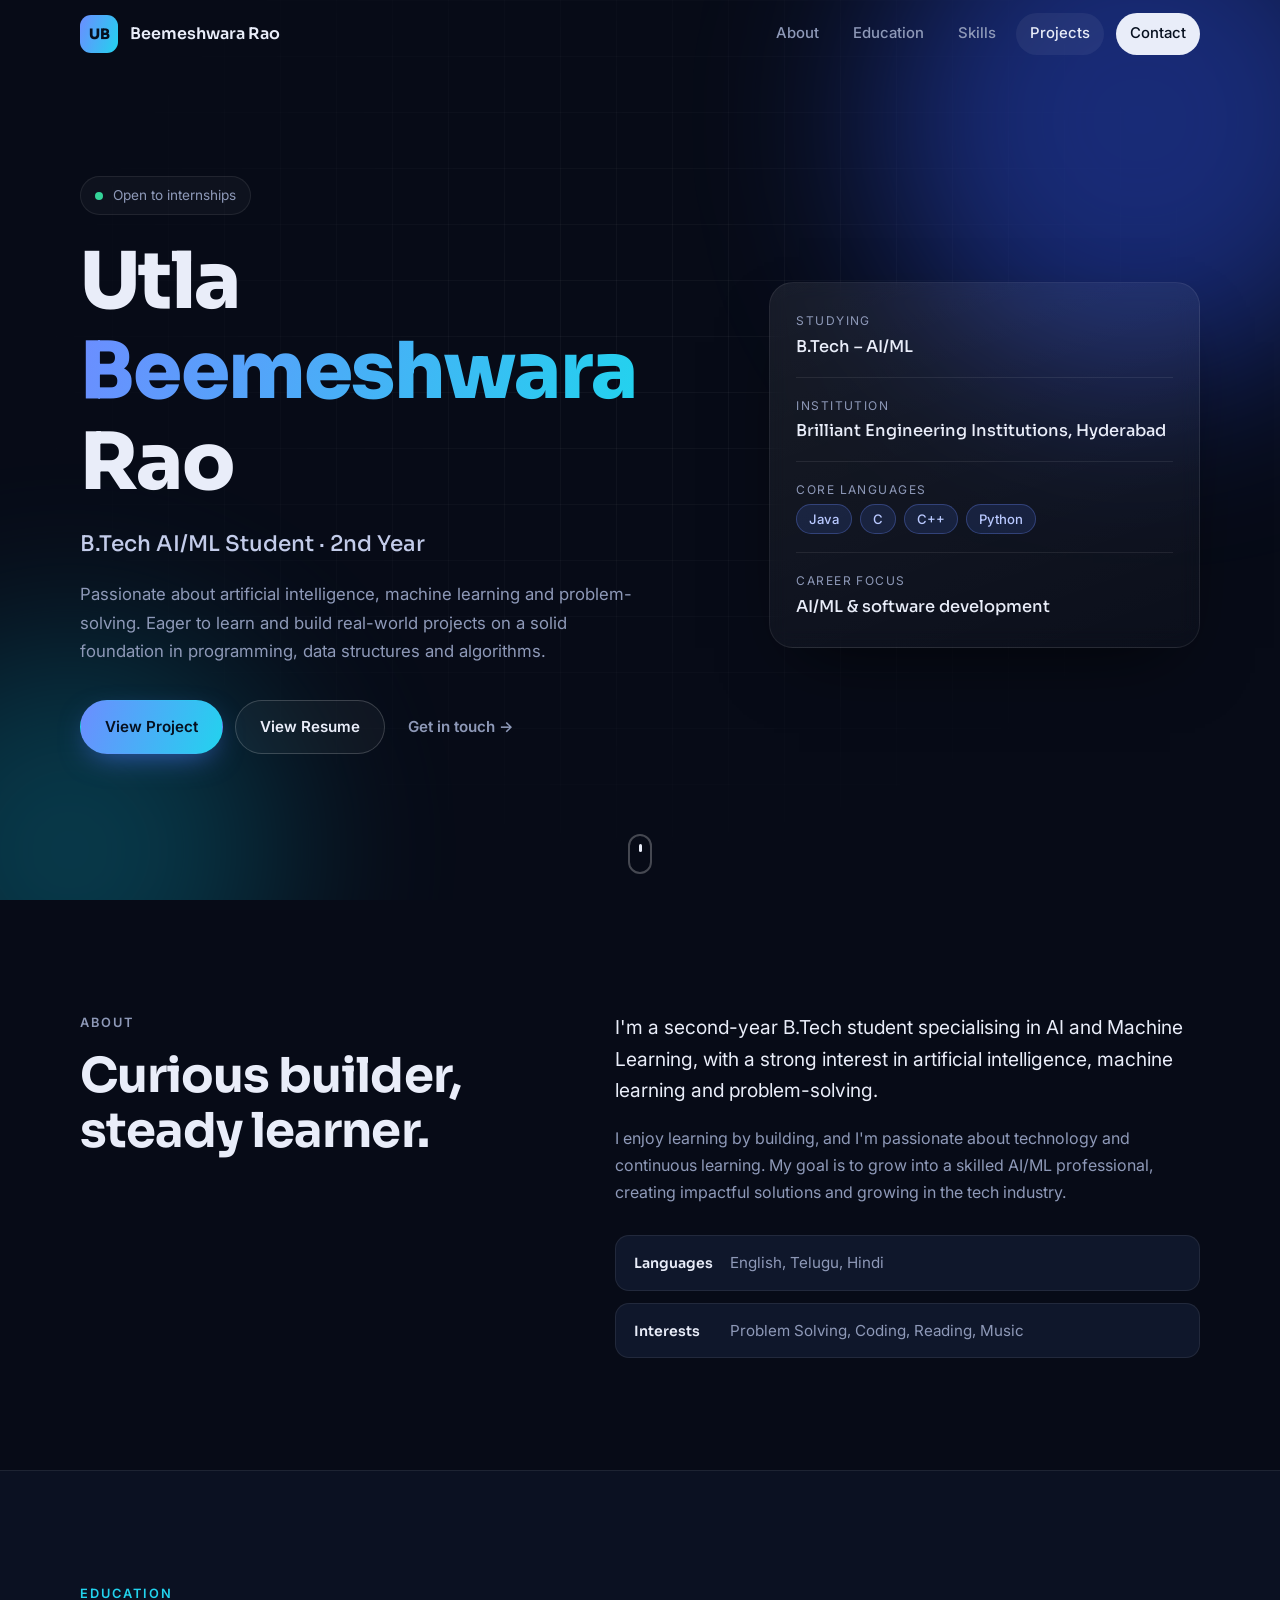
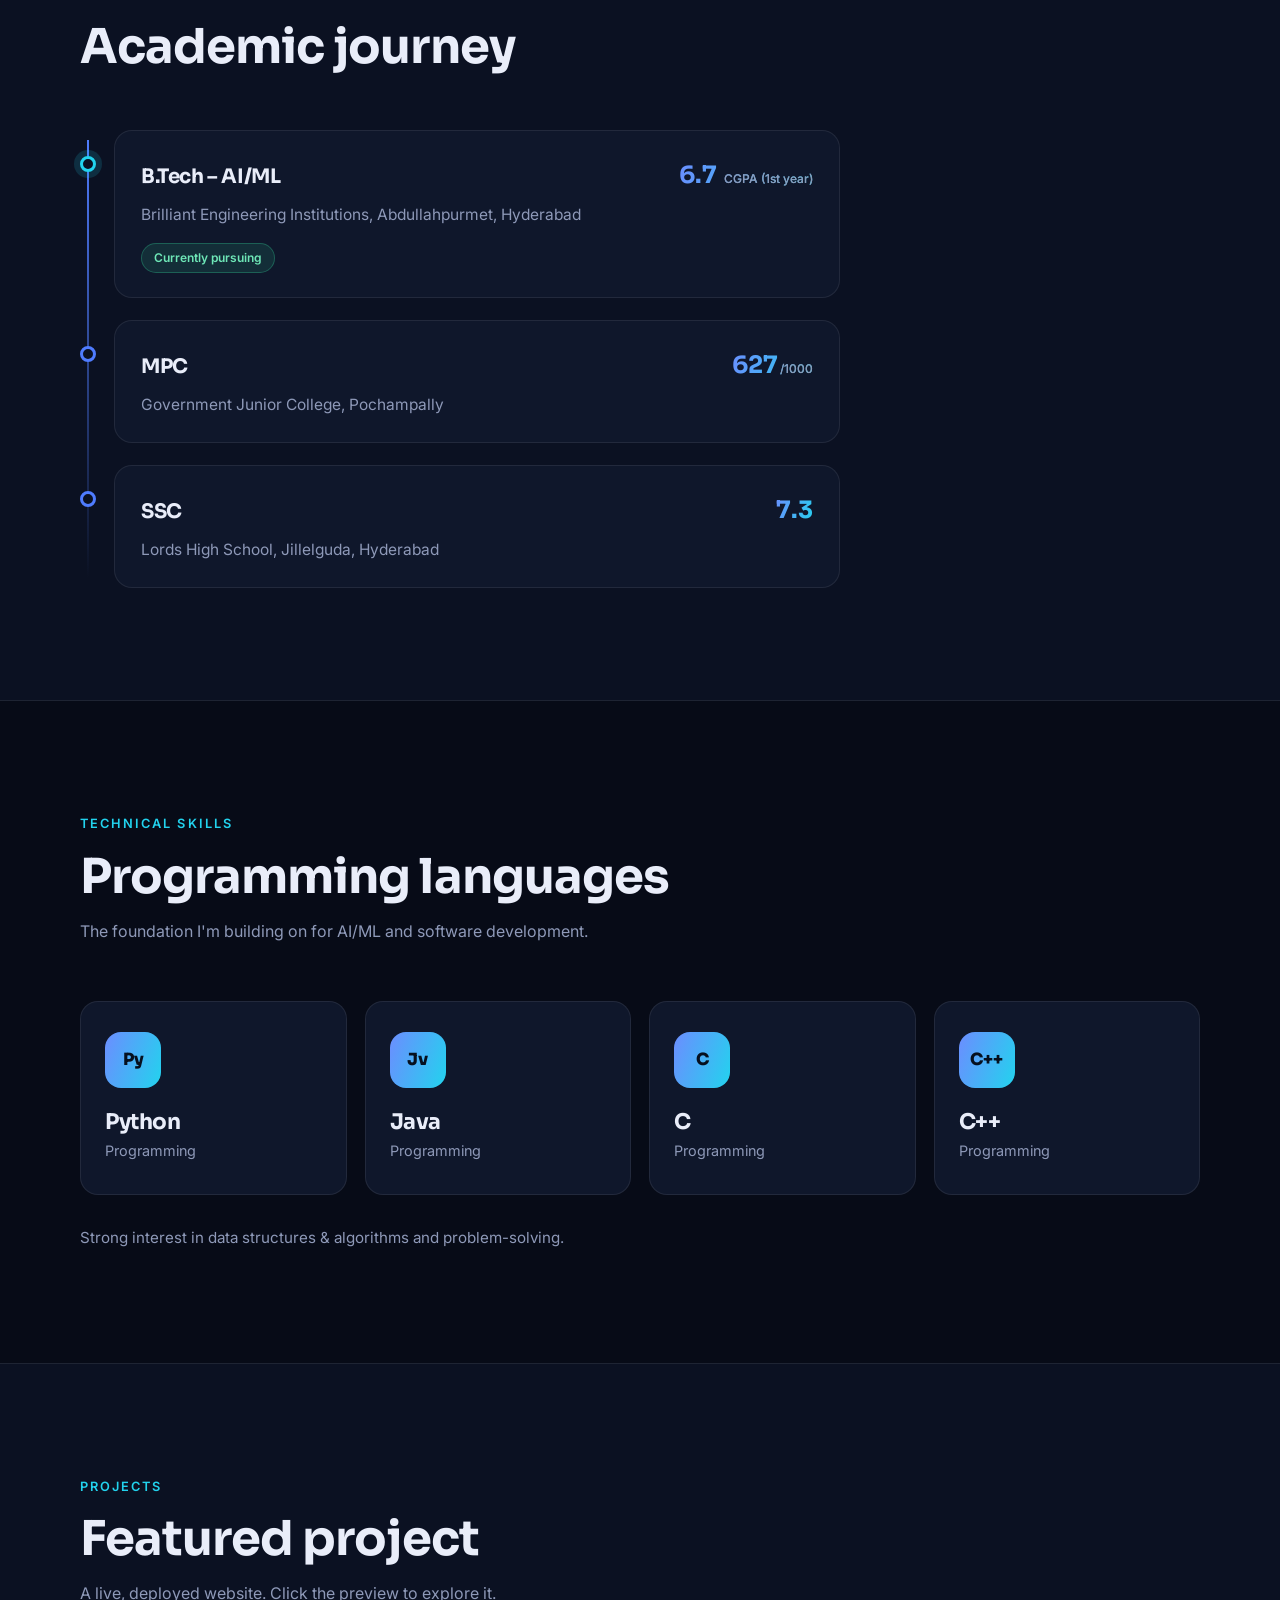
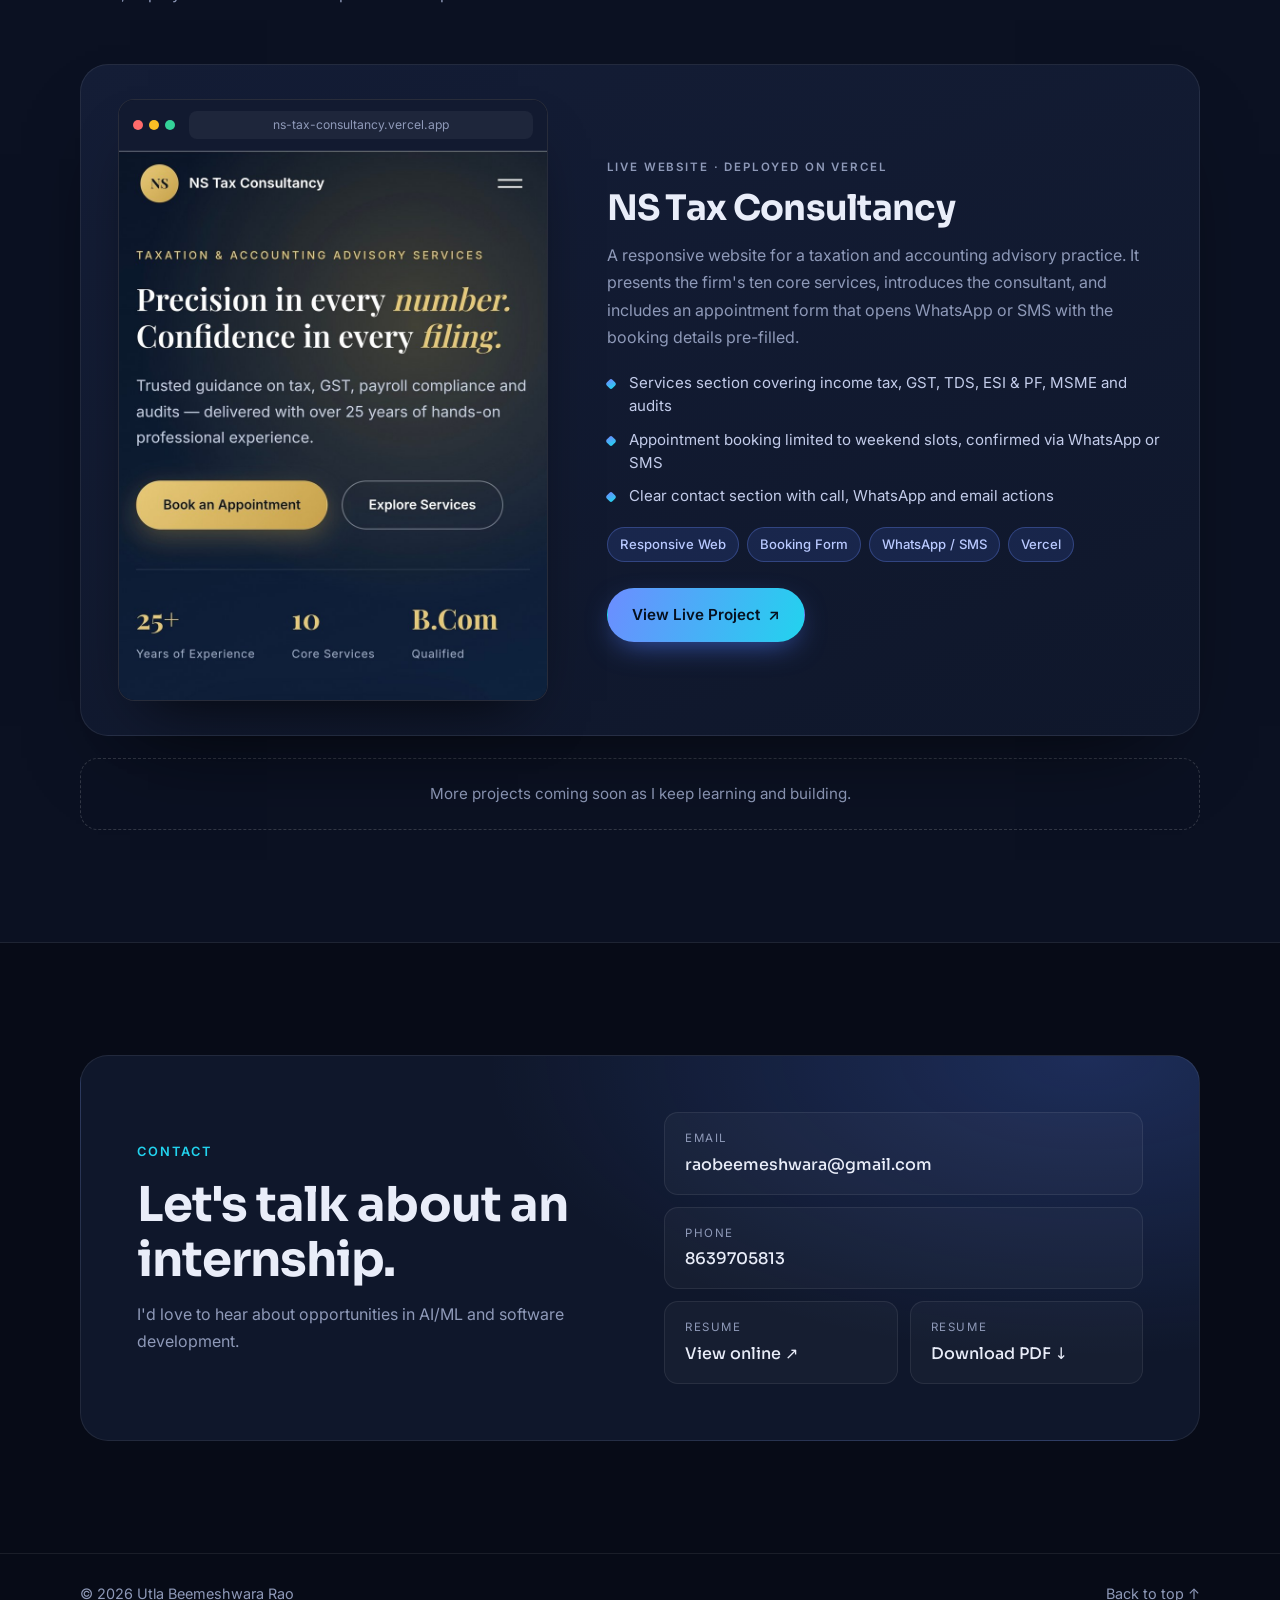
<file: index.html>
<!doctype html>
<html lang="en">
<head>
  <meta charset="utf-8">
  <meta name="viewport" content="width=device-width, initial-scale=1">
  <title>Utla Beemeshwara Rao | AI/ML Student Portfolio</title>
  <meta name="description" content="Portfolio of Utla Beemeshwara Rao, a B.Tech AI/ML student skilled in Python, Java, C and C++, seeking internship opportunities.">
  <meta name="theme-color" content="#070b17">
  <meta property="og:title" content="Utla Beemeshwara Rao | AI/ML Student Portfolio">
  <meta property="og:description" content="B.Tech AI/ML student. Python, Java, C, C++. Open to internships.">
  <meta property="og:type" content="website">
  <meta property="og:image" content="assets/ns-tax-preview.jpg">
  <link rel="icon" href="assets/favicon.svg" type="image/svg+xml">
  <link rel="preconnect" href="https://fonts.googleapis.com">
  <link rel="preconnect" href="https://fonts.gstatic.com" crossorigin>
  <link href="https://fonts.googleapis.com/css2?family=Inter:wght@400;500;600&family=Sora:wght@500;600;700;800&display=swap" rel="stylesheet">
  <link rel="stylesheet" href="css/styles.css">
</head>
<body>
  <a class="skip" href="#main">Skip to content</a>

  <header class="nav" id="nav">
    <div class="wrap nav-inner">
      <a href="#home" class="brand" aria-label="Home">
        <span class="brand-mark">UB</span>
        <span class="brand-name">Beemeshwara Rao</span>
      </a>
      <nav id="menu" class="menu" aria-label="Primary">
        <a href="#about">About</a>
        <a href="#education">Education</a>
        <a href="#skills">Skills</a>
        <a href="#projects">Projects</a>
        <a href="#contact" class="menu-cta">Contact</a>
      </nav>
      <button class="burger" id="burger" aria-label="Toggle menu" aria-expanded="false" aria-controls="menu">
        <span></span><span></span>
      </button>
    </div>
  </header>

  <main id="main">
    <!-- HERO -->
    <section class="hero" id="home">
      <div class="orb orb-a" aria-hidden="true"></div>
      <div class="orb orb-b" aria-hidden="true"></div>
      <div class="wrap hero-grid">
        <div class="hero-copy">
          <p class="eyebrow reveal"><span class="dot"></span> Open to internships</p>
          <h1 class="reveal">Utla <span class="grad">Beemeshwara</span> Rao</h1>
          <p class="role reveal">B.Tech AI/ML Student &middot; 2nd Year</p>
          <p class="lead reveal">Passionate about artificial intelligence, machine learning and problem-solving. Eager to learn and build real-world projects on a solid foundation in programming, data structures and algorithms.</p>
          <div class="cta-row reveal">
            <a class="btn btn-primary" href="#projects">View Project</a>
            <a class="btn btn-ghost" href="resume.html" target="_blank" rel="noopener">View Resume</a>
            <a class="btn btn-link" href="#contact">Get in touch &rarr;</a>
          </div>
        </div>

        <aside class="hero-card reveal" aria-label="Quick facts">
          <div class="hc-row">
            <span class="hc-label">Studying</span>
            <span class="hc-val">B.Tech &ndash; AI/ML</span>
          </div>
          <div class="hc-row">
            <span class="hc-label">Institution</span>
            <span class="hc-val">Brilliant Engineering Institutions, Hyderabad</span>
          </div>
          <div class="hc-row">
            <span class="hc-label">Core languages</span>
            <span class="hc-val chips"><i>Java</i><i>C</i><i>C++</i><i>Python</i></span>
          </div>
          <div class="hc-row">
            <span class="hc-label">Career focus</span>
            <span class="hc-val">AI/ML &amp; software development</span>
          </div>
        </aside>
      </div>
      <a href="#about" class="scroll-hint" aria-label="Scroll to About"><span></span></a>
    </section>

    <!-- ABOUT -->
    <section class="section" id="about">
      <div class="wrap two-col">
        <div class="reveal">
          <p class="kicker">About</p>
          <h2>Curious builder, steady learner.</h2>
        </div>
        <div class="reveal">
          <p class="body-lg">I'm a second-year B.Tech student specialising in AI and Machine Learning, with a strong interest in artificial intelligence, machine learning and problem-solving.</p>
          <p>I enjoy learning by building, and I'm passionate about technology and continuous learning. My goal is to grow into a skilled AI/ML professional, creating impactful solutions and growing in the tech industry.</p>
          <ul class="facts">
            <li><strong>Languages</strong> English, Telugu, Hindi</li>
            <li><strong>Interests</strong> Problem Solving, Coding, Reading, Music</li>
          </ul>
        </div>
      </div>
    </section>

    <!-- EDUCATION -->
    <section class="section alt" id="education">
      <div class="wrap">
        <div class="section-head reveal">
          <p class="kicker">Education</p>
          <h2>Academic journey</h2>
        </div>
        <ol class="timeline">
          <li class="tl-item reveal">
            <div class="tl-dot" aria-hidden="true"></div>
            <div class="tl-card">
              <div class="tl-top">
                <h3>B.Tech &ndash; AI/ML</h3>
                <span class="score">6.7 <small>CGPA (1st year)</small></span>
              </div>
              <p>Brilliant Engineering Institutions, Abdullahpurmet, Hyderabad</p>
              <span class="tag now">Currently pursuing</span>
            </div>
          </li>
          <li class="tl-item reveal">
            <div class="tl-dot" aria-hidden="true"></div>
            <div class="tl-card">
              <div class="tl-top">
                <h3>MPC</h3>
                <span class="score">627<small>/1000</small></span>
              </div>
              <p>Government Junior College, Pochampally</p>
            </div>
          </li>
          <li class="tl-item reveal">
            <div class="tl-dot" aria-hidden="true"></div>
            <div class="tl-card">
              <div class="tl-top">
                <h3>SSC</h3>
                <span class="score">7.3</span>
              </div>
              <p>Lords High School, Jillelguda, Hyderabad</p>
            </div>
          </li>
        </ol>
      </div>
    </section>

    <!-- SKILLS -->
    <section class="section" id="skills">
      <div class="wrap">
        <div class="section-head reveal">
          <p class="kicker">Technical Skills</p>
          <h2>Programming languages</h2>
          <p class="sub">The foundation I'm building on for AI/ML and software development.</p>
        </div>
        <div class="skills">
          <article class="skill reveal">
            <div class="skill-ico">Py</div>
            <h3>Python</h3>
            <p>Programming</p>
          </article>
          <article class="skill reveal">
            <div class="skill-ico">Jv</div>
            <h3>Java</h3>
            <p>Programming</p>
          </article>
          <article class="skill reveal">
            <div class="skill-ico">C</div>
            <h3>C</h3>
            <p>Programming</p>
          </article>
          <article class="skill reveal">
            <div class="skill-ico">C++</div>
            <h3>C++</h3>
            <p>Programming</p>
          </article>
        </div>
        <p class="note reveal">Strong interest in data structures &amp; algorithms and problem-solving.</p>
      </div>
    </section>

    <!-- PROJECTS -->
    <section class="section alt" id="projects">
      <div class="wrap">
        <div class="section-head reveal">
          <p class="kicker">Projects</p>
          <h2>Featured project</h2>
          <p class="sub">A live, deployed website. Click the preview to explore it.</p>
        </div>

        <article class="project reveal">
          <a class="card-overlay" href="https://ns-tax-consultancy.vercel.app/" target="_blank" rel="noopener noreferrer" aria-hidden="true" tabindex="-1"></a>
          <a class="project-shot" href="https://ns-tax-consultancy.vercel.app/" target="_blank" rel="noopener noreferrer" aria-label="Open NS Tax Consultancy live project in a new tab">
            <div class="glow" aria-hidden="true"></div>
            <div class="browser">
              <div class="browser-bar">
                <span class="b-dots"><i></i><i></i><i></i></span>
                <span class="b-url">ns-tax-consultancy.vercel.app</span>
              </div>
              <img src="assets/ns-tax-preview.jpg" width="900" height="1154" alt="Screenshot of the NS Tax Consultancy website: 'Precision in every number. Confidence in every filing.'">
            </div>
            <span class="shot-hover">Open live site <b>&#8599;</b></span>
          </a>

          <div class="project-body">
            <p class="kicker small">Live website &middot; Deployed on Vercel</p>
            <h3>NS Tax Consultancy</h3>
            <p>A responsive website for a taxation and accounting advisory practice. It presents the firm's ten core services, introduces the consultant, and includes an appointment form that opens WhatsApp or SMS with the booking details pre-filled.</p>
            <ul class="bullets">
              <li>Services section covering income tax, GST, TDS, ESI &amp; PF, MSME and audits</li>
              <li>Appointment booking limited to weekend slots, confirmed via WhatsApp or SMS</li>
              <li>Clear contact section with call, WhatsApp and email actions</li>
            </ul>
            <div class="chips tags"><i>Responsive Web</i><i>Booking Form</i><i>WhatsApp / SMS</i><i>Vercel</i></div>
            <a class="btn btn-primary" href="https://ns-tax-consultancy.vercel.app/" target="_blank" rel="noopener noreferrer">View Live Project <span aria-hidden="true">&#8599;</span></a>
          </div>
        </article>

        <div class="more reveal">More projects coming soon as I keep learning and building.</div>
      </div>
    </section>

    <!-- CONTACT -->
    <section class="section" id="contact">
      <div class="wrap">
        <div class="contact reveal">
          <div>
            <p class="kicker">Contact</p>
            <h2>Let's talk about an internship.</h2>
            <p class="sub">I'd love to hear about opportunities in AI/ML and software development.</p>
          </div>
          <div class="contact-actions">
            <a class="c-item" href="mailto:raobeemeshwara@gmail.com">
              <span class="c-label">Email</span>
              <span class="c-val">raobeemeshwara@gmail.com</span>
            </a>
            <a class="c-item" href="tel:+918639705813">
              <span class="c-label">Phone</span>
              <span class="c-val">8639705813</span>
            </a>
            <div class="c-pair">
              <a class="c-item" href="resume.html" target="_blank" rel="noopener">
                <span class="c-label">Resume</span>
                <span class="c-val">View online &#8599;</span>
              </a>
              <a class="c-item" href="assets/Utla-Beemeshwara-Rao-Resume.pdf" download>
                <span class="c-label">Resume</span>
                <span class="c-val">Download PDF &darr;</span>
              </a>
            </div>
          </div>
        </div>
      </div>
    </section>
  </main>

  <footer class="footer">
    <div class="wrap foot-inner">
      <span>&copy; <span id="year">2026</span> Utla Beemeshwara Rao</span>
      <a href="#home">Back to top &uarr;</a>
    </div>
  </footer>

  <script src="js/main.js"></script>
</body>
</html>
</file>
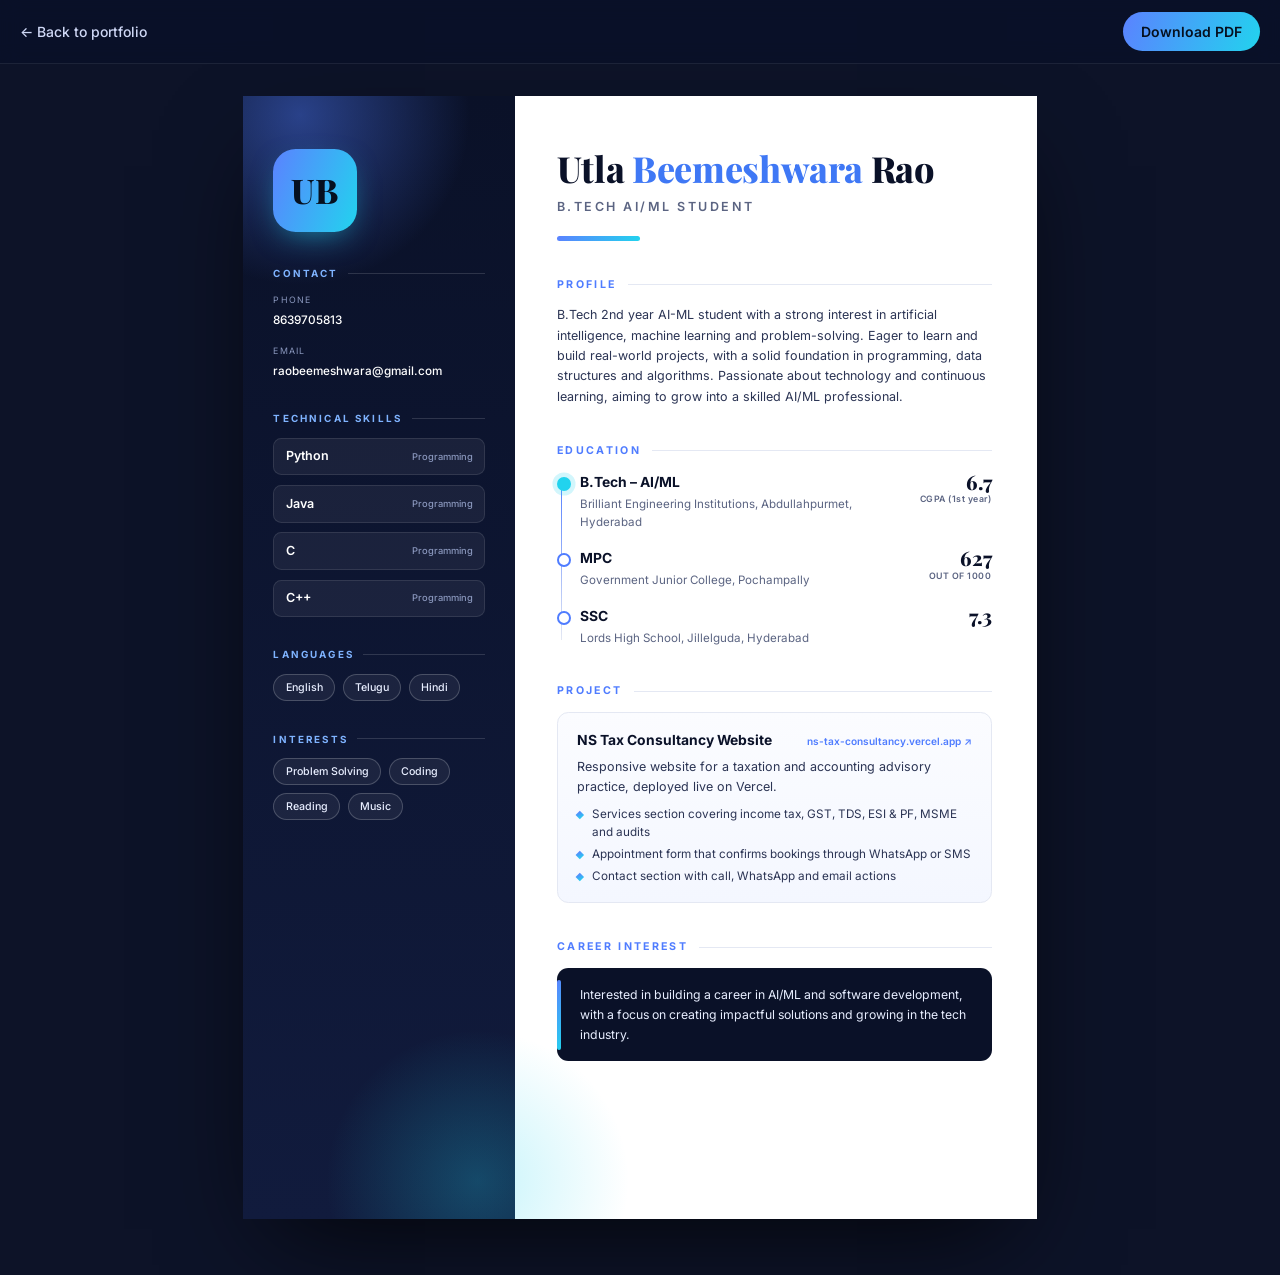
<file: resume.html>
<!doctype html>
<html lang="en">
<head>
  <meta charset="utf-8">
  <meta name="viewport" content="width=device-width, initial-scale=1">
  <title>Resume | Utla Beemeshwara Rao</title>
  <meta name="description" content="Resume of Utla Beemeshwara Rao, B.Tech AI/ML student.">
  <link rel="icon" href="assets/favicon.svg" type="image/svg+xml">
  <link rel="preconnect" href="https://fonts.googleapis.com">
  <link rel="preconnect" href="https://fonts.gstatic.com" crossorigin>
  <link href="https://fonts.googleapis.com/css2?family=Inter:wght@400;500;600;700&family=Playfair+Display:wght@600;700;800&display=swap" rel="stylesheet">
  <style>
    :root{
      --navy:#0a1128; --navy2:#111b3d; --ink:#131a33; --muted:#5b6482; --line:#e4e8f3;
      --a1:#4f7cff; --a2:#22d3ee; --grad:linear-gradient(110deg,#5b82ff,#22d3ee);
      --serif:'Playfair Display','GFS Baskerville',Georgia,'Times New Roman',serif;
      --sans:'Inter',system-ui,-apple-system,'Segoe UI',Arial,sans-serif;
    }
    *{box-sizing:border-box;margin:0;padding:0}
    html{-webkit-print-color-adjust:exact;print-color-adjust:exact}
    body{font-family:var(--sans);color:var(--ink);background:#0d1328;line-height:1.5;-webkit-font-smoothing:antialiased}
    a{color:inherit;text-decoration:none}
    ul{list-style:none}

    .toolbar{position:sticky;top:0;z-index:5;display:flex;justify-content:space-between;align-items:center;gap:12px;padding:12px 20px;background:rgba(10,17,40,.88);backdrop-filter:blur(10px);-webkit-backdrop-filter:blur(10px);border-bottom:1px solid rgba(255,255,255,.08)}
    .toolbar a{color:#cfd8f6;font-size:14px;font-weight:500}
    .toolbar a:hover{color:#fff}
    .dl{background:var(--grad);color:#06101f!important;font-weight:600!important;padding:9px 18px;border-radius:999px}

    .stage{padding:32px 16px 56px;display:flex;justify-content:center}
    .sheet{width:210mm;min-height:297mm;background:#fff;display:grid;grid-template-columns:72mm 1fr;box-shadow:0 40px 100px -30px rgba(0,0,0,.8);position:relative;overflow:hidden}

    /* Sidebar */
    .side{background:linear-gradient(180deg,var(--navy),var(--navy2));color:#dfe6fb;padding:14mm 8mm 12mm;position:relative}
    .side::before{content:"";position:absolute;top:-40mm;left:-30mm;width:90mm;height:90mm;border-radius:50%;background:radial-gradient(closest-side,rgba(79,124,255,.45),transparent);}
    .side::after{content:"";position:absolute;bottom:-30mm;right:-30mm;width:80mm;height:80mm;border-radius:50%;background:radial-gradient(closest-side,rgba(34,211,238,.25),transparent)}
    .side>*{position:relative;z-index:1}
    .mono{width:22mm;height:22mm;border-radius:6mm;background:var(--grad);display:grid;place-items:center;font-family:var(--serif);font-weight:800;font-size:9mm;color:#06101f;margin-bottom:9mm;box-shadow:0 10px 30px -10px rgba(34,211,238,.6)}
    .side h2{font-size:7.4pt;font-weight:700;letter-spacing:.22em;text-transform:uppercase;color:#7fb3ff;margin:8mm 0 3.2mm;display:flex;align-items:center;gap:2.5mm}
    .side h2::after{content:"";flex:1;height:1px;background:rgba(255,255,255,.14)}
    .side h2:first-of-type{margin-top:0}
    .contact li{margin-bottom:3.6mm}
    .contact small{display:block;font-size:6.6pt;letter-spacing:.14em;text-transform:uppercase;color:#8a97bd}
    .contact span{font-size:8.8pt;font-weight:500;color:#fff;word-break:break-all}
    .skill{margin-bottom:2.6mm;padding:2.2mm 3mm;border-radius:2.2mm;background:rgba(255,255,255,.06);border:1px solid rgba(255,255,255,.1)}
    .skill-top{display:flex;justify-content:space-between;align-items:center;font-size:9.4pt;font-weight:600;color:#fff}
    .skill-top em{font-style:normal;font-size:7pt;color:#8a97bd;font-weight:500}
    .bar{height:1.3mm;border-radius:2mm;background:rgba(255,255,255,.1);overflow:hidden}
    .bar i{display:block;height:100%;width:100%;background:var(--grad)}
    .pills{display:flex;flex-wrap:wrap;gap:2mm}
    .pills li{font-size:8pt;font-weight:500;padding:1.2mm 3mm;border-radius:99px;border:1px solid rgba(255,255,255,.2);background:rgba(255,255,255,.06);color:#e8eeff}

    /* Main */
    .main{padding:14mm 12mm 12mm 11mm;background:#fff}
    .name{font-family:var(--serif);font-weight:800;font-size:27pt;line-height:1.06;letter-spacing:-.01em;color:var(--navy)}
    .name span{color:#3f78f5}
    .role{margin-top:3mm;font-size:9.4pt;font-weight:600;letter-spacing:.2em;text-transform:uppercase;color:var(--muted)}
    .rule{height:1.2mm;width:22mm;border-radius:2mm;background:var(--grad);margin:5mm 0 0}
    .sec{margin-top:9.5mm}
    .sec h3{display:flex;align-items:center;gap:3mm;font-family:var(--sans);font-size:8pt;font-weight:700;letter-spacing:.22em;text-transform:uppercase;color:var(--a1);margin-bottom:3.4mm}
    .sec h3::after{content:"";flex:1;height:1px;background:var(--line)}
    .sec p{font-size:9.4pt;color:#2b3454;line-height:1.62}

    .edu{position:relative;padding-left:6mm;display:grid;gap:4.2mm}
    .edu::before{content:"";position:absolute;left:1.1mm;top:2mm;bottom:2mm;width:1px;background:linear-gradient(var(--a1),var(--line))}
    .e{position:relative;display:flex;justify-content:space-between;gap:4mm;align-items:flex-start}
    .e::before{content:"";position:absolute;left:-6mm;top:1.4mm;width:2.6mm;height:2.6mm;border-radius:50%;background:#fff;border:.55mm solid var(--a1)}
    .e.now::before{background:var(--a2);border-color:var(--a2);box-shadow:0 0 0 1.2mm rgba(34,211,238,.2)}
    .e h4{font-size:10.4pt;font-weight:700;color:var(--navy)}
    .e p{font-size:8.7pt;color:var(--muted);margin-top:.6mm}
    .score{flex:none;text-align:right;font-family:var(--serif);font-weight:800;font-size:15pt;color:var(--navy);line-height:1}
    .score small{display:block;font-family:var(--sans);font-size:6.6pt;font-weight:600;letter-spacing:.06em;color:var(--muted);margin-top:1mm}

    .proj{border:1px solid var(--line);border-radius:3mm;padding:4.4mm 5mm;background:linear-gradient(180deg,#fbfcff,#f4f7ff)}
    .proj-top{display:flex;justify-content:space-between;align-items:baseline;gap:3mm}
    .proj h4{font-size:10.4pt;font-weight:700;color:var(--navy)}
    .proj .url{font-size:7.6pt;font-weight:600;color:var(--a1)}
    .proj p{margin-top:1.6mm}
    .proj ul{margin-top:2.4mm;display:grid;gap:1.2mm}
    .proj li{position:relative;padding-left:4mm;font-size:8.8pt;color:#2b3454}
    .proj li::before{content:"";position:absolute;left:0;top:1.6mm;width:1.5mm;height:1.5mm;background:var(--grad);transform:rotate(45deg)}

    .quote{position:relative;padding:4.4mm 5mm 4.4mm 6mm;border-radius:3mm;background:var(--navy);color:#e8eeff}
    .quote::before{content:"";position:absolute;left:0;top:3mm;bottom:3mm;width:1.1mm;border-radius:2mm;background:var(--grad)}
    .quote p{color:#e8eeff;font-size:9.2pt}

    /* Print */
    @page{size:A4;margin:0}
    @media print{
      html,body{background:#fff;width:210mm;height:296mm;overflow:hidden}
      .toolbar{display:none}
      .stage{padding:0;display:block}
      .sheet{box-shadow:none;width:210mm;height:296mm;min-height:0}
    }
    /* Small screens: stack */
    @media screen and (max-width:860px){
      .stage{padding:0 0 40px}
      .sheet{width:100%;min-height:0;grid-template-columns:1fr}
      .side{padding:12mm 7mm}
      .main{padding:10mm 7mm}
      .name{font-size:24pt}
    }
  </style>
</head>
<body>
  <div class="toolbar">
    <a href="index.html">&larr; Back to portfolio</a>
    <a class="dl" href="assets/Utla-Beemeshwara-Rao-Resume.pdf" download>Download PDF</a>
  </div>

  <div class="stage">
    <div class="sheet">
      <aside class="side">
        <div class="mono">UB</div>

        <h2>Contact</h2>
        <ul class="contact">
          <li><small>Phone</small><span>8639705813</span></li>
          <li><small>Email</small><span>raobeemeshwara@gmail.com</span></li>
        </ul>

        <h2>Technical Skills</h2>
        <div class="skill"><div class="skill-top"><span>Python</span><em>Programming</em></div></div>
        <div class="skill"><div class="skill-top"><span>Java</span><em>Programming</em></div></div>
        <div class="skill"><div class="skill-top"><span>C</span><em>Programming</em></div></div>
        <div class="skill"><div class="skill-top"><span>C++</span><em>Programming</em></div></div>

        <h2>Languages</h2>
        <ul class="pills"><li>English</li><li>Telugu</li><li>Hindi</li></ul>

        <h2>Interests</h2>
        <ul class="pills"><li>Problem Solving</li><li>Coding</li><li>Reading</li><li>Music</li></ul>
      </aside>

      <main class="main">
        <h1 class="name">Utla <span>Beemeshwara</span> Rao</h1>
        <p class="role">B.Tech AI/ML Student</p>
        <div class="rule"></div>

        <section class="sec">
          <h3>Profile</h3>
          <p>B.Tech 2nd year AI-ML student with a strong interest in artificial intelligence, machine learning and problem-solving. Eager to learn and build real-world projects, with a solid foundation in programming, data structures and algorithms. Passionate about technology and continuous learning, aiming to grow into a skilled AI/ML professional.</p>
        </section>

        <section class="sec">
          <h3>Education</h3>
          <div class="edu">
            <div class="e now">
              <div><h4>B.Tech &ndash; AI/ML</h4><p>Brilliant Engineering Institutions, Abdullahpurmet, Hyderabad</p></div>
              <div class="score">6.7<small>CGPA (1st year)</small></div>
            </div>
            <div class="e">
              <div><h4>MPC</h4><p>Government Junior College, Pochampally</p></div>
              <div class="score">627<small>OUT OF 1000</small></div>
            </div>
            <div class="e">
              <div><h4>SSC</h4><p>Lords High School, Jillelguda, Hyderabad</p></div>
              <div class="score">7.3</div>
            </div>
          </div>
        </section>

        <section class="sec">
          <h3>Project</h3>
          <div class="proj">
            <div class="proj-top"><h4>NS Tax Consultancy Website</h4><a class="url" href="https://ns-tax-consultancy.vercel.app/" target="_blank" rel="noopener">ns-tax-consultancy.vercel.app &#8599;</a></div>
            <p>Responsive website for a taxation and accounting advisory practice, deployed live on Vercel.</p>
            <ul>
              <li>Services section covering income tax, GST, TDS, ESI &amp; PF, MSME and audits</li>
              <li>Appointment form that confirms bookings through WhatsApp or SMS</li>
              <li>Contact section with call, WhatsApp and email actions</li>
            </ul>
          </div>
        </section>

        <section class="sec">
          <h3>Career Interest</h3>
          <div class="quote"><p>Interested in building a career in AI/ML and software development, with a focus on creating impactful solutions and growing in the tech industry.</p></div>
        </section>
      </main>
    </div>
  </div>
</body>
</html>
</file>
<file: css/styles.css>
:root{
  --bg:#070b17; --bg2:#0b1122; --surface:#0f172b; --surface2:#141d36;
  --line:rgba(255,255,255,.08); --text:#e9edf9; --muted:#8e99b8;
  --a1:#4f7cff; --a2:#22d3ee; --grad:linear-gradient(110deg,#6c8dff,#22d3ee);
  --r:18px; --ease:cubic-bezier(.22,.8,.24,1);
  --head:'Sora',system-ui,sans-serif; --body:'Inter',system-ui,sans-serif;
}
*{box-sizing:border-box;margin:0;padding:0}
html{scroll-behavior:smooth;scroll-padding-top:78px}
body{background:var(--bg);color:var(--text);font:400 16px/1.7 var(--body);-webkit-font-smoothing:antialiased;overflow-x:hidden}
img{max-width:100%;display:block}
a{color:inherit;text-decoration:none}
ul,ol{list-style:none}
h1,h2,h3{font-family:var(--head);line-height:1.15;letter-spacing:-.02em}
.wrap{width:min(1120px,100% - 40px);margin-inline:auto}
.skip{position:absolute;left:-999px;top:8px;background:#fff;color:#000;padding:8px 14px;border-radius:8px;z-index:100}
.skip:focus{left:8px}
:focus-visible{outline:2px solid var(--a2);outline-offset:3px;border-radius:6px}

/* NAV */
.nav{position:fixed;inset:0 0 auto 0;z-index:50;transition:background .3s,border-color .3s,backdrop-filter .3s;border-bottom:1px solid transparent}
.nav.scrolled{background:rgba(7,11,23,.78);backdrop-filter:blur(14px);-webkit-backdrop-filter:blur(14px);border-color:var(--line)}
.nav-inner{display:flex;align-items:center;justify-content:space-between;height:68px}
.brand{display:flex;align-items:center;gap:12px;font-family:var(--head);font-weight:600}
.brand-mark{display:grid;place-items:center;width:38px;height:38px;border-radius:11px;background:var(--grad);color:#06101f;font-weight:800;font-size:.9rem}
.menu{display:flex;align-items:center;gap:6px}
.menu a{padding:8px 14px;border-radius:999px;color:var(--muted);font-size:.93rem;font-weight:500;transition:color .2s,background .2s}
.menu a:hover,.menu a.active{color:var(--text);background:rgba(255,255,255,.06)}
.menu .menu-cta{background:var(--text);color:#07101f;margin-left:6px}
.menu .menu-cta:hover{background:#fff;color:#000}
.burger{display:none;width:44px;height:44px;border:1px solid var(--line);border-radius:12px;background:transparent;cursor:pointer;position:relative}
.burger span{position:absolute;left:12px;right:12px;height:2px;background:var(--text);border-radius:2px;transition:transform .3s var(--ease),top .3s var(--ease)}
.burger span:first-child{top:16px}.burger span:last-child{top:25px}
.burger[aria-expanded=true] span:first-child{top:20px;transform:rotate(45deg)}
.burger[aria-expanded=true] span:last-child{top:20px;transform:rotate(-45deg)}

/* HERO */
.hero{position:relative;min-height:100svh;display:flex;align-items:center;padding:120px 0 90px;overflow:hidden}
.orb{position:absolute;border-radius:50%;filter:blur(90px);opacity:.5;pointer-events:none;animation:float 14s ease-in-out infinite}
.orb-a{width:520px;height:520px;background:#2a4bd6;top:-140px;right:-120px}
.orb-b{width:420px;height:420px;background:#0a8fa8;bottom:-160px;left:-140px;animation-delay:-6s;opacity:.35}
@keyframes float{50%{transform:translate(30px,24px) scale(1.06)}}
.hero::before{content:"";position:absolute;inset:0;background-image:linear-gradient(var(--line) 1px,transparent 1px),linear-gradient(90deg,var(--line) 1px,transparent 1px);background-size:56px 56px;mask-image:radial-gradient(ellipse at 50% 40%,#000 10%,transparent 70%);-webkit-mask-image:radial-gradient(ellipse at 50% 40%,#000 10%,transparent 70%);opacity:.5}
.hero-grid{position:relative;display:grid;grid-template-columns:1.25fr .85fr;gap:56px;align-items:center}
.eyebrow{display:inline-flex;align-items:center;gap:10px;padding:7px 14px;border:1px solid var(--line);border-radius:999px;background:rgba(255,255,255,.03);font-size:.85rem;color:var(--muted);margin-bottom:22px}
.dot{width:8px;height:8px;border-radius:50%;background:#34d399;box-shadow:0 0 0 0 rgba(52,211,153,.6);animation:pulse 2s infinite}
@keyframes pulse{70%{box-shadow:0 0 0 9px rgba(52,211,153,0)}100%{box-shadow:0 0 0 0 rgba(52,211,153,0)}}
h1{font-size:clamp(2.5rem,6.2vw,4.9rem);font-weight:800}
.grad{background:var(--grad);-webkit-background-clip:text;background-clip:text;color:transparent}
.role{margin-top:18px;font-family:var(--head);font-weight:500;font-size:clamp(1.05rem,2vw,1.35rem);color:#c3ccea}
.lead{margin-top:18px;max-width:560px;color:var(--muted);font-size:1.05rem}
.cta-row{display:flex;flex-wrap:wrap;align-items:center;gap:12px;margin-top:34px}
.btn{display:inline-flex;align-items:center;gap:8px;padding:13px 24px;border-radius:999px;font-weight:600;font-size:.95rem;transition:transform .25s var(--ease),box-shadow .25s,background .25s,border-color .25s;cursor:pointer;border:1px solid transparent}
.btn-primary{background:var(--grad);color:#06101f;box-shadow:0 10px 30px -10px rgba(79,124,255,.7)}
.btn-primary:hover{transform:translateY(-2px);box-shadow:0 16px 36px -10px rgba(34,211,238,.6)}
.btn-ghost{border-color:rgba(255,255,255,.18);background:rgba(255,255,255,.04)}
.btn-ghost:hover{background:rgba(255,255,255,.1);transform:translateY(-2px)}
.btn-link{padding-inline:10px;color:var(--muted)}.btn-link:hover{color:var(--text)}
.hero-card{background:linear-gradient(160deg,rgba(255,255,255,.07),rgba(255,255,255,.02));border:1px solid var(--line);border-radius:24px;padding:10px 26px;backdrop-filter:blur(10px);-webkit-backdrop-filter:blur(10px);box-shadow:0 30px 70px -30px rgba(0,0,0,.7)}
.hc-row{padding:18px 0;border-bottom:1px solid var(--line);display:grid;gap:4px}
.hc-row:last-child{border-bottom:0}
.hc-label{font-size:.75rem;letter-spacing:.12em;text-transform:uppercase;color:var(--muted)}
.hc-val{font-family:var(--head);font-weight:500;font-size:1.02rem;line-height:1.4}
.chips{display:flex;flex-wrap:wrap;gap:8px}
.chips i{font-style:normal;font-family:var(--body);font-size:.82rem;font-weight:500;padding:5px 12px;border-radius:999px;background:rgba(79,124,255,.14);border:1px solid rgba(108,141,255,.3);color:#b9c9ff}
.scroll-hint{position:absolute;bottom:26px;left:50%;transform:translateX(-50%);width:24px;height:40px;border:2px solid rgba(255,255,255,.25);border-radius:14px}
.scroll-hint span{position:absolute;left:50%;top:8px;width:3px;height:8px;margin-left:-1.5px;border-radius:3px;background:var(--text);animation:wheel 1.8s infinite}
@keyframes wheel{0%{opacity:0;transform:translateY(0)}30%{opacity:1}100%{opacity:0;transform:translateY(14px)}}

/* SECTIONS */
.section{padding:112px 0}
.section.alt{background:var(--bg2);border-block:1px solid var(--line)}
.kicker{font-size:.8rem;font-weight:600;letter-spacing:.16em;text-transform:uppercase;color:var(--a2);margin-bottom:14px}
.kicker.small{font-size:.72rem;margin-bottom:10px}
h2{font-size:clamp(1.9rem,4vw,3rem);font-weight:700}
.sub{margin-top:14px;color:var(--muted);max-width:560px}
.section-head{margin-bottom:56px}
.two-col{display:grid;grid-template-columns:.9fr 1.1fr;gap:56px;align-items:start}
.body-lg{font-size:1.2rem;color:var(--text);margin-bottom:18px;line-height:1.65}
.two-col p{color:var(--muted)}
.two-col .body-lg{color:var(--text)}
.facts{margin-top:28px;display:grid;gap:12px}
.facts li{padding:14px 18px;background:var(--surface);border:1px solid var(--line);border-radius:14px;color:var(--muted);font-size:.95rem}
.facts strong{display:inline-block;min-width:92px;color:var(--text);font-family:var(--head);font-weight:600;font-size:.88rem}

/* TIMELINE */
.timeline{position:relative;max-width:760px;display:grid;gap:22px;padding-left:34px}
.timeline::before{content:"";position:absolute;left:7px;top:10px;bottom:10px;width:2px;background:linear-gradient(var(--a1),transparent)}
.tl-item{position:relative}
.tl-dot{position:absolute;left:-34px;top:26px;width:16px;height:16px;border-radius:50%;background:var(--bg2);border:3px solid var(--a1)}
.tl-item:first-child .tl-dot{border-color:var(--a2);box-shadow:0 0 0 6px rgba(34,211,238,.15)}
.tl-card{background:var(--surface);border:1px solid var(--line);border-radius:var(--r);padding:24px 26px;transition:transform .3s var(--ease),border-color .3s}
.tl-card:hover{transform:translateX(6px);border-color:rgba(108,141,255,.4)}
.tl-top{display:flex;justify-content:space-between;align-items:baseline;gap:16px;margin-bottom:6px}
.tl-card h3{font-size:1.25rem}
.tl-card p{color:var(--muted);font-size:.97rem}
.score{font-family:var(--head);font-weight:700;font-size:1.5rem;background:var(--grad);-webkit-background-clip:text;background-clip:text;color:transparent;white-space:nowrap}
.score small{font-family:var(--body);font-size:.75rem;font-weight:500;-webkit-text-fill-color:var(--muted);color:var(--muted);margin-left:2px}
.tag{display:inline-block;margin-top:14px;font-size:.75rem;font-weight:600;padding:4px 12px;border-radius:999px}
.tag.now{background:rgba(52,211,153,.12);color:#6ee7b7;border:1px solid rgba(52,211,153,.3)}

/* SKILLS */
.skills{display:grid;grid-template-columns:repeat(4,1fr);gap:18px}
.skill{background:var(--surface);border:1px solid var(--line);border-radius:var(--r);padding:30px 24px;transition:transform .35s var(--ease),border-color .35s,box-shadow .35s}
.skill:hover{transform:translateY(-8px);border-color:rgba(108,141,255,.45);box-shadow:0 24px 50px -24px rgba(79,124,255,.5)}
.skill-ico{display:grid;place-items:center;width:56px;height:56px;border-radius:16px;background:var(--grad);color:#06101f;font-family:var(--head);font-weight:800;font-size:1.05rem;margin-bottom:22px}
.skill h3{font-size:1.35rem}
.skill p{color:var(--muted);font-size:.9rem;margin-top:4px}
.note{margin-top:30px;color:var(--muted);font-size:.95rem}

/* PROJECT */
.project{display:grid;grid-template-columns:minmax(0,.78fr) minmax(0,1fr);gap:56px;align-items:center;background:linear-gradient(160deg,var(--surface2),var(--surface));border:1px solid var(--line);border-radius:28px;padding:34px;position:relative;box-shadow:0 40px 90px -50px rgba(0,0,0,.8)}
.project-shot{position:relative;display:block;max-width:430px;width:100%;margin-inline:auto;cursor:pointer;z-index:2}
.card-overlay{position:absolute;inset:0;z-index:1;border-radius:28px;cursor:pointer}
.project:hover{border-color:rgba(212,169,74,.4)}
.glow{position:absolute;inset:-12% -10%;background:radial-gradient(closest-side,rgba(212,169,74,.28),transparent 72%);filter:blur(24px);z-index:0;transition:opacity .4s;opacity:.7}
.project-shot:hover .glow{opacity:1}
.project-body .btn{position:relative;z-index:2}
.browser{position:relative;z-index:1}
.browser{background:#0a0f1f;border:1px solid rgba(255,255,255,.12);border-radius:16px;overflow:hidden;transition:transform .5s var(--ease),box-shadow .5s;box-shadow:0 30px 60px -30px rgba(0,0,0,.8)}
.project-shot:hover .browser{transform:translateY(-6px) scale(1.012);box-shadow:0 40px 80px -30px rgba(79,124,255,.5)}
.browser-bar{display:flex;align-items:center;gap:14px;padding:11px 14px;background:#121a30;border-bottom:1px solid var(--line)}
.b-dots{display:flex;gap:6px}
.b-dots i{width:10px;height:10px;border-radius:50%;background:#3a4668}
.b-dots i:nth-child(1){background:#ff6b6b}.b-dots i:nth-child(2){background:#fbbf24}.b-dots i:nth-child(3){background:#34d399}
.b-url{flex:1;text-align:center;font-size:.76rem;color:var(--muted);background:rgba(255,255,255,.05);border-radius:8px;padding:4px 10px;white-space:nowrap;overflow:hidden;text-overflow:ellipsis}
.browser img{width:100%;height:auto}
.c-pair{display:grid;grid-template-columns:1fr 1fr;gap:12px}
.shot-hover{position:absolute;inset:auto 18px 18px auto;background:rgba(7,11,23,.88);backdrop-filter:blur(8px);-webkit-backdrop-filter:blur(8px);border:1px solid rgba(255,255,255,.15);padding:9px 16px;border-radius:999px;font-size:.85rem;font-weight:600;opacity:0;transform:translateY(8px);transition:opacity .3s,transform .3s var(--ease)}
.project-shot:hover .shot-hover,.project-shot:focus-visible .shot-hover{opacity:1;transform:none}
.project-body h3{font-size:clamp(1.6rem,3vw,2.2rem);margin-bottom:14px}
.project-body>p{color:var(--muted)}
.bullets{margin:20px 0;display:grid;gap:10px}
.bullets li{position:relative;padding-left:22px;color:#c3ccea;font-size:.94rem;line-height:1.55}
.bullets li::before{content:"";position:absolute;left:0;top:.6em;width:8px;height:8px;border-radius:2px;background:var(--grad);transform:rotate(45deg)}
.tags{margin-bottom:26px}
.more{margin-top:22px;padding:22px;text-align:center;border:1px dashed rgba(255,255,255,.16);border-radius:var(--r);color:var(--muted);font-size:.95rem}

/* CONTACT */
.contact{display:grid;grid-template-columns:1fr 1fr;gap:48px;align-items:center;padding:56px;border-radius:28px;border:1px solid var(--line);background:radial-gradient(600px 300px at 90% 0%,rgba(79,124,255,.22),transparent),var(--surface)}
.contact-actions{display:grid;gap:12px}
.c-item{display:flex;flex-direction:column;gap:2px;padding:16px 20px;border:1px solid var(--line);border-radius:14px;background:rgba(255,255,255,.03);transition:transform .25s var(--ease),border-color .25s,background .25s}
.c-item:hover{transform:translateX(6px);border-color:rgba(34,211,238,.5);background:rgba(34,211,238,.06)}
.c-label{font-size:.72rem;letter-spacing:.14em;text-transform:uppercase;color:var(--muted)}
.c-val{font-family:var(--head);font-weight:500;word-break:break-word}

.footer{border-top:1px solid var(--line);padding:28px 0;color:var(--muted);font-size:.9rem}
.foot-inner{display:flex;justify-content:space-between;gap:16px;flex-wrap:wrap}
.foot-inner a:hover{color:var(--text)}

/* REVEAL */
.js .reveal{opacity:0;transform:translateY(26px);transition:opacity .8s var(--ease),transform .8s var(--ease);transition-delay:var(--d,0s)}
.js .reveal.in{opacity:1;transform:none}

/* RESPONSIVE */
@media (max-width:980px){
  .hero-grid,.two-col,.project,.contact{grid-template-columns:1fr}
  .hero-grid{gap:40px}
  .skills{grid-template-columns:repeat(2,1fr)}
  .project{padding:22px;gap:28px}
  .contact{padding:34px 26px;gap:30px}
  .section{padding:84px 0}
}
@media (max-width:760px){
  .burger{display:block}
  .menu{position:fixed;inset:68px 0 auto 0;flex-direction:column;align-items:stretch;gap:4px;padding:16px 20px 24px;background:rgba(7,11,23,.97);backdrop-filter:blur(16px);-webkit-backdrop-filter:blur(16px);border-bottom:1px solid var(--line);transform:translateY(-12px);opacity:0;pointer-events:none;transition:opacity .25s,transform .25s var(--ease)}
  .menu.open{opacity:1;transform:none;pointer-events:auto}
  .menu a{padding:14px 16px;font-size:1rem}
  .menu .menu-cta{margin:6px 0 0;text-align:center}
  .hero{padding-top:104px}
  .scroll-hint{display:none}
}
@media (max-width:480px){
  .skills{grid-template-columns:1fr 1fr;gap:12px}
  .skill{padding:22px 18px}
  .btn{padding:12px 20px}
  .tl-top{flex-direction:column;gap:2px}
  .brand-name{display:none}
  .shot-hover{opacity:1;transform:none;inset:auto 10px 10px auto;font-size:.78rem}
}
@media (prefers-reduced-motion:reduce){
  *,*::before,*::after{animation:none!important;transition:none!important}
  html{scroll-behavior:auto}
  .js .reveal{opacity:1;transform:none}
}
</file>
